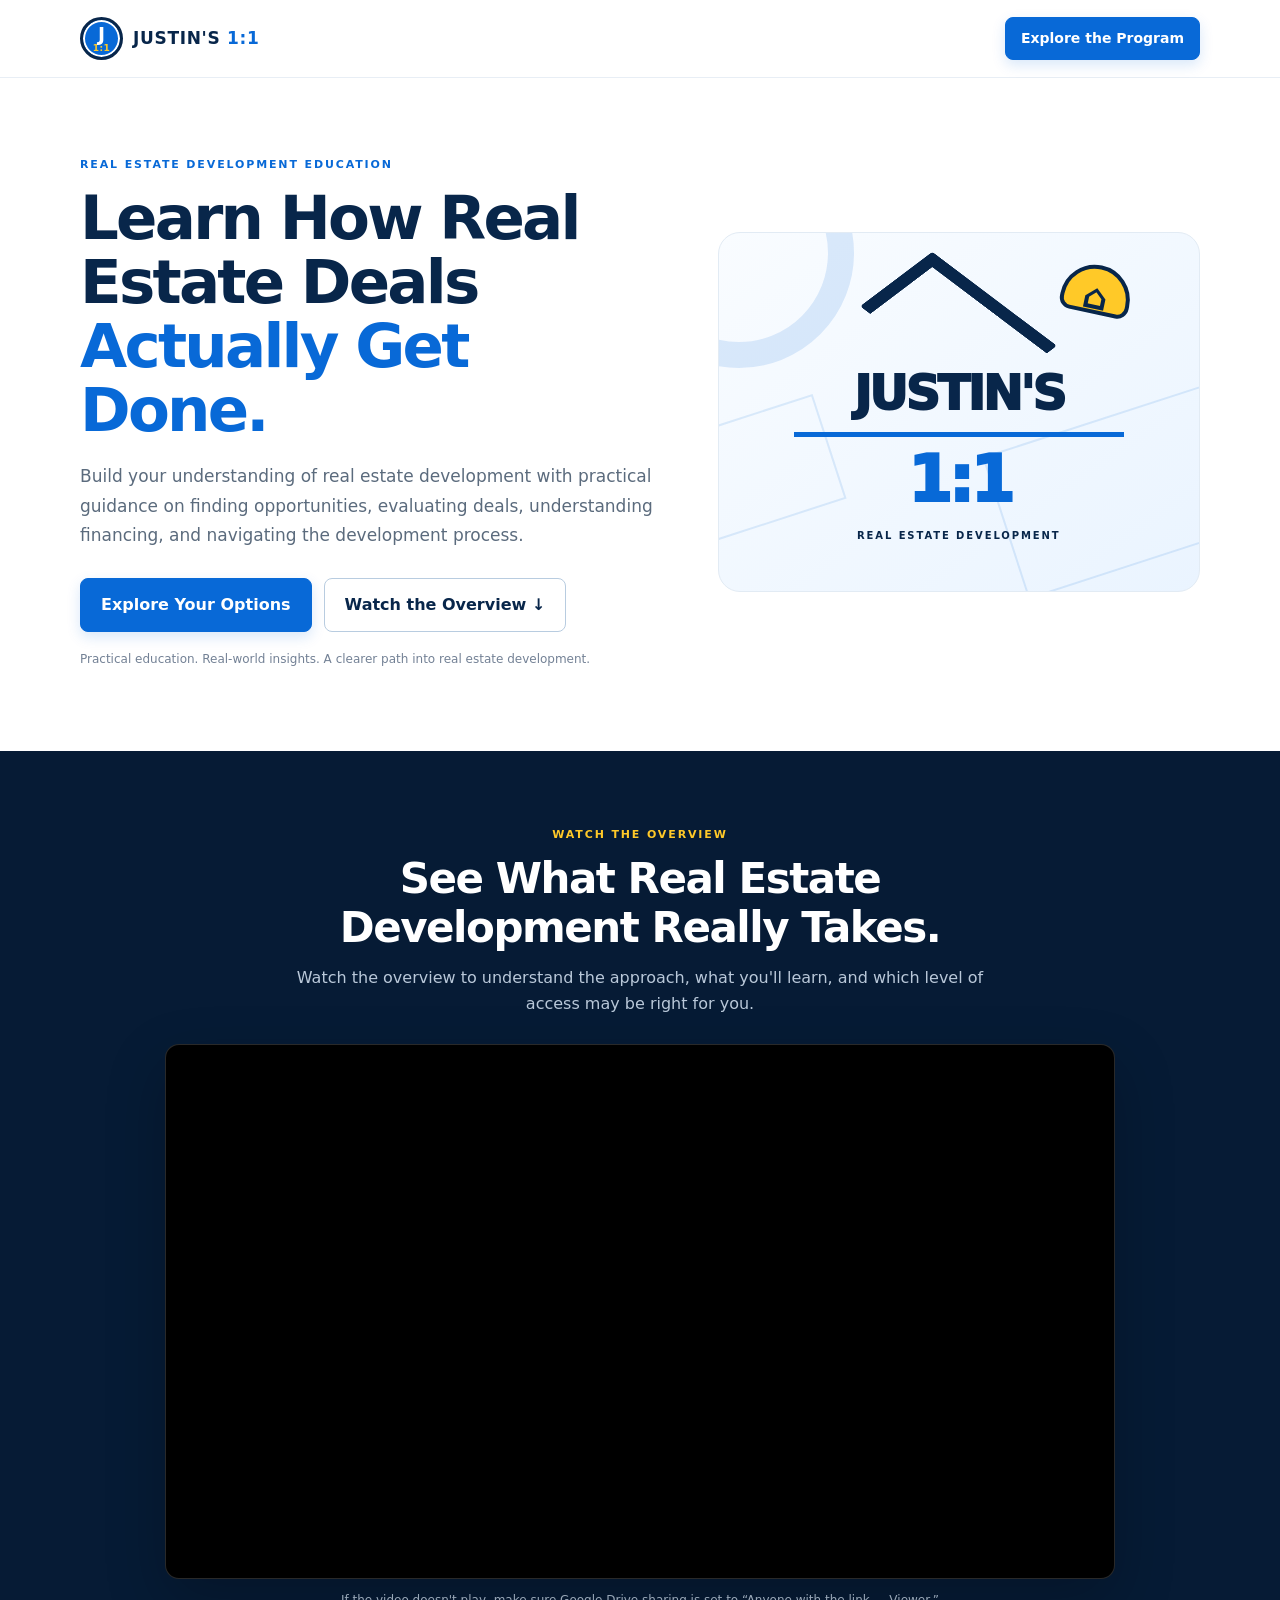
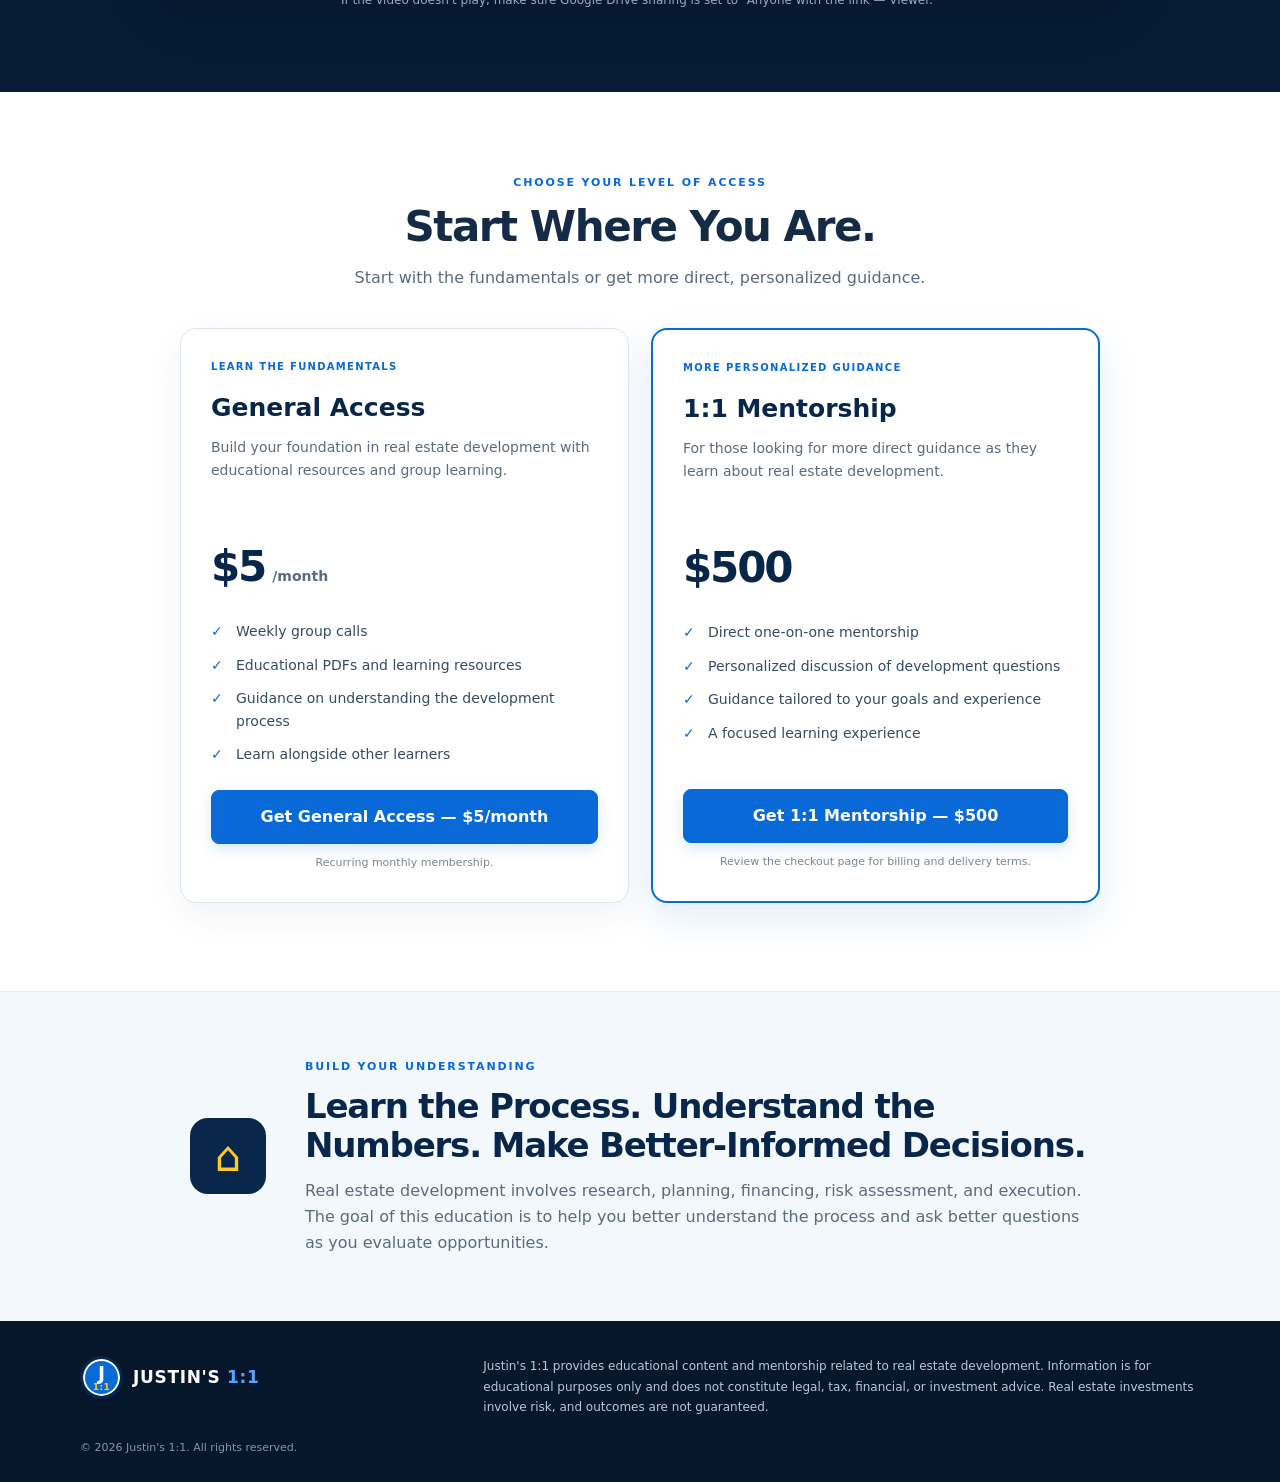
<file: justins-1on1-branded-landing-page/index.html>
<!doctype html>
<html lang="en">
<head>
<meta charset="utf-8"><meta name="viewport" content="width=device-width, initial-scale=1">
<meta name="description" content="Practical real estate development education and mentorship with Justin's 1:1.">
<title>Justin's 1:1 | Real Estate Development Mentorship</title><link rel="stylesheet" href="styles.css">
</head>
<body>
<header class="site-header"><a class="brand" href="#top" aria-label="Justin's 1:1 home"><span class="brand-mark">J<span>1:1</span></span><span class="brand-name">JUSTIN'S <b>1:1</b></span></a><a class="button button-small" href="#offers">Explore the Program</a></header>
<main id="top">
<section class="hero section-wrap"><div class="hero-copy"><p class="eyebrow">REAL ESTATE DEVELOPMENT EDUCATION</p><h1>Learn How Real Estate Deals <span>Actually Get Done.</span></h1><p class="hero-sub">Build your understanding of real estate development with practical guidance on finding opportunities, evaluating deals, understanding financing, and navigating the development process.</p><div class="hero-actions"><a class="button" href="#offers">Explore Your Options</a><a class="button button-outline" href="#vsl">Watch the Overview ↓</a></div><p class="microcopy">Practical education. Real-world insights. A clearer path into real estate development.</p></div>
<div class="hero-art" aria-label="Justin's 1:1 real estate development branding"><div class="art-corner"></div><div class="blueprint blueprint-one"></div><div class="blueprint blueprint-two"></div><div class="art-center"><div class="roof"></div><div class="hardhat">⌂</div><div class="art-title">JUSTIN'S</div><div class="art-rule"></div><div class="art-number">1:1</div><p>REAL ESTATE DEVELOPMENT</p></div></div></section>
<section class="video-section" id="vsl"><div class="section-wrap video-inner"><div class="section-heading"><p class="eyebrow">WATCH THE OVERVIEW</p><h2>See What Real Estate Development Really Takes.</h2><p>Watch the overview to understand the approach, what you'll learn, and which level of access may be right for you.</p></div><div class="video-frame"><iframe src="https://drive.google.com/file/d/1GxTo_ayerjVcAM13QinirHrWGMAOuEdE/preview" title="Justin's 1:1 Video Sales Letter" allow="autoplay; fullscreen" allowfullscreen loading="lazy"></iframe></div><p class="video-note">If the video doesn't play, make sure Google Drive sharing is set to “Anyone with the link — Viewer.”</p></div></section>
<section class="offers section-wrap" id="offers"><div class="section-heading centered"><p class="eyebrow">CHOOSE YOUR LEVEL OF ACCESS</p><h2>Start Where You Are.</h2><p>Start with the fundamentals or get more direct, personalized guidance.</p></div><div class="offer-grid">
<article class="offer-card"><div class="offer-label">LEARN THE FUNDAMENTALS</div><h3>General Access</h3><p class="offer-description">Build your foundation in real estate development with educational resources and group learning.</p><div class="price">$5<span>/month</span></div><ul><li>Weekly group calls</li><li>Educational PDFs and learning resources</li><li>Guidance on understanding the development process</li><li>Learn alongside other learners</li></ul><a class="button button-full" href="https://commas.com/checkout/vy3prhzNroZRsa8r" target="_blank" rel="noopener noreferrer">Get General Access — $5/month</a><p class="fine-print">Recurring monthly membership.</p></article>
<article class="offer-card offer-featured"><div class="offer-label">MORE PERSONALIZED GUIDANCE</div><h3>1:1 Mentorship</h3><p class="offer-description">For those looking for more direct guidance as they learn about real estate development.</p><div class="price">$500</div><ul><li>Direct one-on-one mentorship</li><li>Personalized discussion of development questions</li><li>Guidance tailored to your goals and experience</li><li>A focused learning experience</li></ul><a class="button button-full" href="https://commas.com/checkout/rr3lw2tSk3n6eraI5" target="_blank" rel="noopener noreferrer">Get 1:1 Mentorship — $500</a><p class="fine-print">Review the checkout page for billing and delivery terms.</p></article>
</div></section>
<section class="trust-section"><div class="section-wrap trust-inner"><div class="trust-symbol">⌂</div><div><p class="eyebrow">BUILD YOUR UNDERSTANDING</p><h2>Learn the Process. Understand the Numbers. Make Better-Informed Decisions.</h2><p>Real estate development involves research, planning, financing, risk assessment, and execution. The goal of this education is to help you better understand the process and ask better questions as you evaluate opportunities.</p></div></div></section>
</main>
<footer class="site-footer"><div class="section-wrap footer-inner"><a class="brand footer-brand" href="#top"><span class="brand-mark">J<span>1:1</span></span><span class="brand-name">JUSTIN'S <b>1:1</b></span></a><p>Justin's 1:1 provides educational content and mentorship related to real estate development. Information is for educational purposes only and does not constitute legal, tax, financial, or investment advice. Real estate investments involve risk, and outcomes are not guaranteed.</p><small>© <span id="year"></span> Justin's 1:1. All rights reserved.</small></div></footer>
<script src="script.js"></script></body></html>
</file>
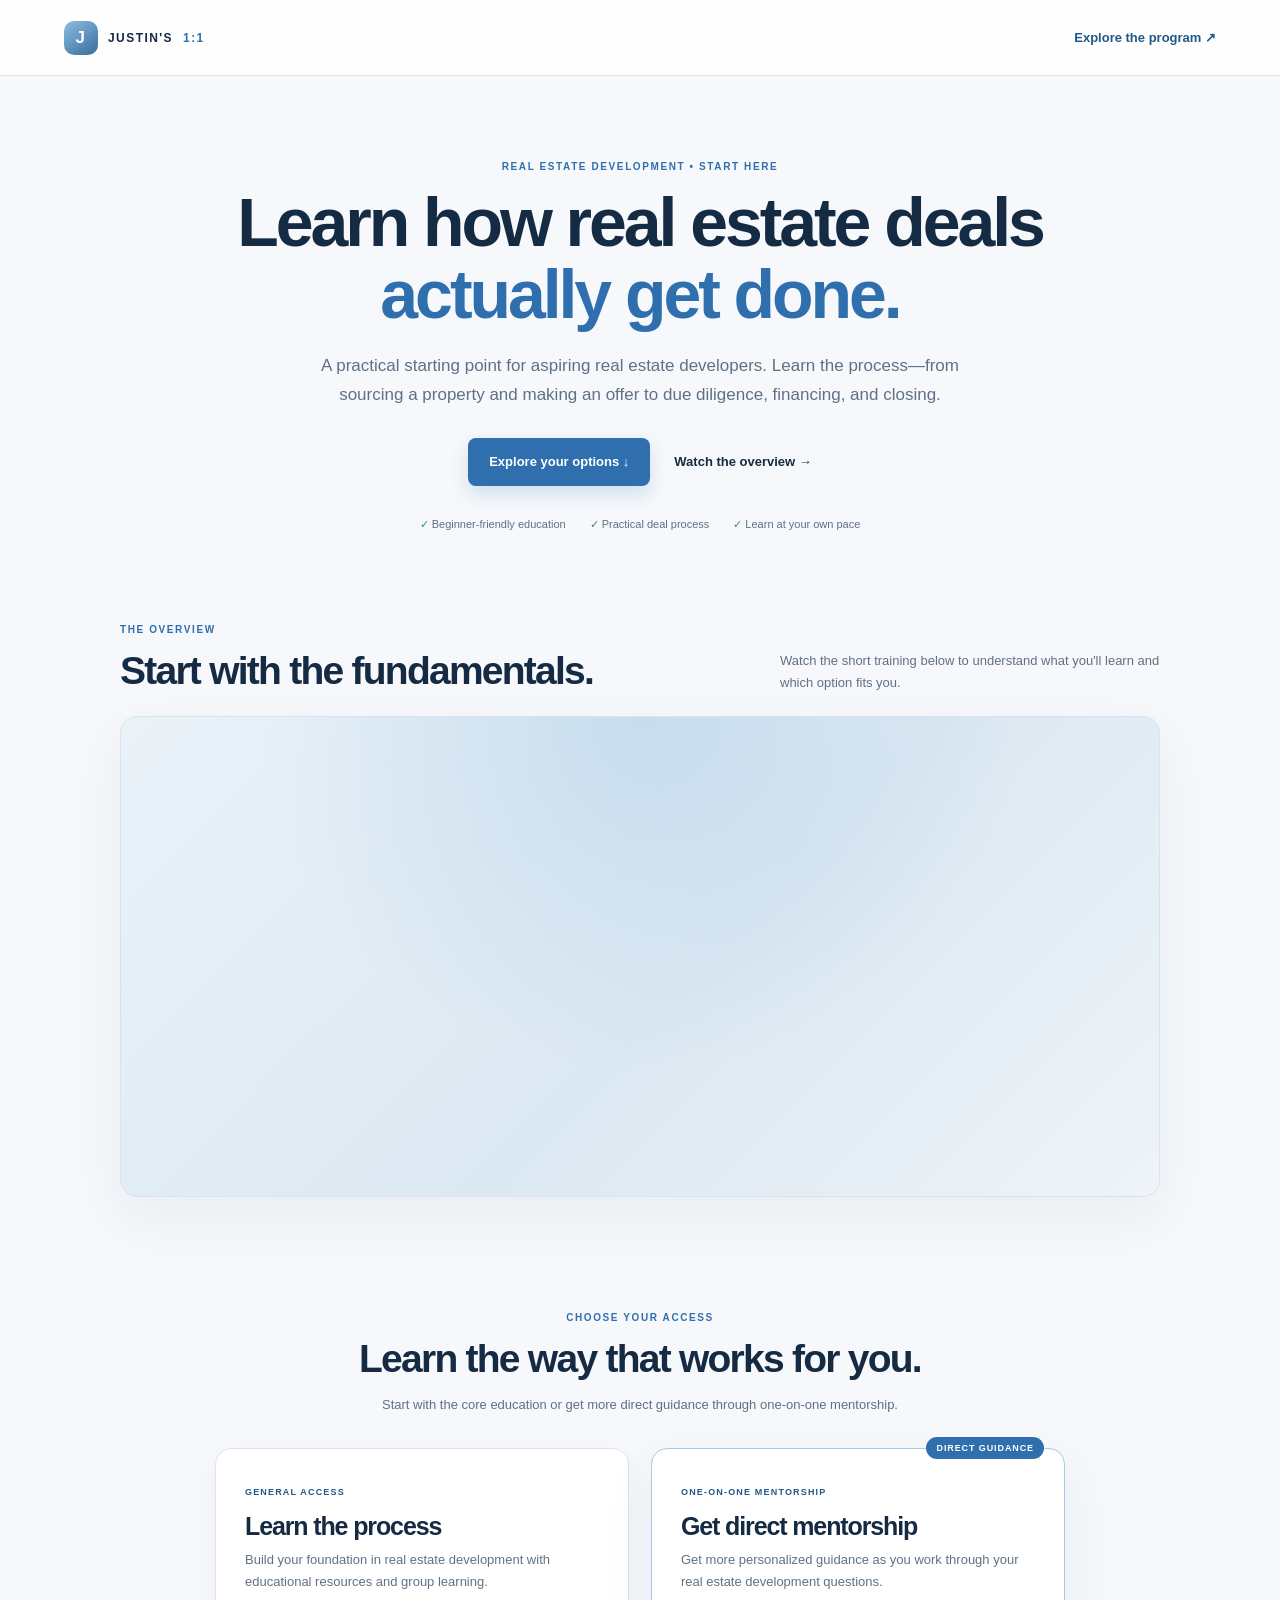
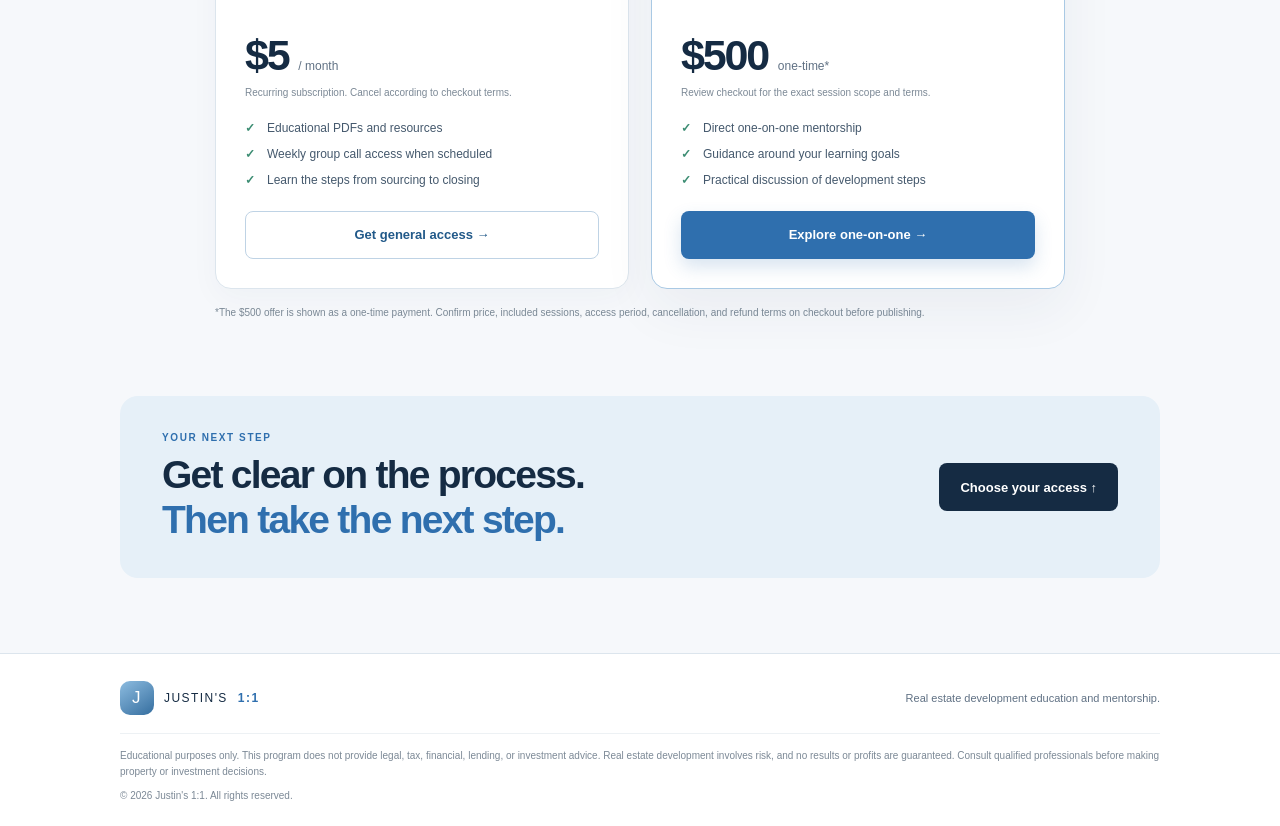
<file: real-estate-mentorship-landing-page/index.html>
<!doctype html><html lang="en"><head><meta charset="utf-8"><meta name="viewport" content="width=device-width, initial-scale=1"><meta name="description" content="Beginner-friendly real estate development education and mentorship."><title>Real Estate Development Mentorship</title><link rel="stylesheet" href="styles.css"></head><body>
<header><a class="brand" href="#"><span class="mark">J</span> JUSTIN'S <b>1:1</b></a><a href="#program">Explore the program ↗</a></header>
<main>
<section class="hero wrap"><p class="eyebrow">REAL ESTATE DEVELOPMENT • START HERE</p><h1>Learn how real estate deals <span>actually get done.</span></h1><p class="lead">A practical starting point for aspiring real estate developers. Learn the process—from sourcing a property and making an offer to due diligence, financing, and closing.</p><div class="actions"><a class="btn primary" href="#program">Explore your options ↓</a><a class="textlink" href="#training">Watch the overview →</a></div><div class="checks"><span>✓ Beginner-friendly education</span><span>✓ Practical deal process</span><span>✓ Learn at your own pace</span></div></section>
<section class="wrap video" id="training"><div class="section-head"><div><p class="eyebrow">THE OVERVIEW</p><h2>Start with the fundamentals.</h2></div><p class="muted">Watch the short training below to understand what you'll learn and which option fits you.</p></div><div class="video-frame" style="padding:0;overflow:hidden;"><iframe src="https://drive.google.com/file/d/1GxTo_ayerjVcAM13QinirHrWGMAOuEdE/preview" title="Real Estate Development Overview" allow="autoplay; fullscreen" allowfullscreen loading="lazy" style="display:block;width:100%;height:100%;min-height:100%;aspect-ratio:16/9;border:0;"></iframe></div></section>
<section class="wrap program" id="program"><div class="center"><p class="eyebrow">CHOOSE YOUR ACCESS</p><h2>Learn the way that works for you.</h2><p class="muted">Start with the core education or get more direct guidance through one-on-one mentorship.</p></div><div class="cards">
<article class="card"><p class="label">GENERAL ACCESS</p><h3>Learn the process</h3><p class="muted">Build your foundation in real estate development with educational resources and group learning.</p><div class="price">$5 <small>/ month</small></div><p class="fine">Recurring subscription. Cancel according to checkout terms.</p><ul><li>Educational PDFs and resources</li><li>Weekly group call access when scheduled</li><li>Learn the steps from sourcing to closing</li></ul><a class="btn secondary checkout-link" data-plan="general" href="#checkout">Get general access →</a></article>
<article class="card featured"><div class="pill">DIRECT GUIDANCE</div><p class="label">ONE-ON-ONE MENTORSHIP</p><h3>Get direct mentorship</h3><p class="muted">Get more personalized guidance as you work through your real estate development questions.</p><div class="price">$500 <small>one-time*</small></div><p class="fine">Review checkout for the exact session scope and terms.</p><ul><li>Direct one-on-one mentorship</li><li>Guidance around your learning goals</li><li>Practical discussion of development steps</li></ul><a class="btn primary checkout-link" data-plan="oneonone" href="#checkout">Explore one-on-one →</a></article></div><p class="footnote">*The $500 offer is shown as a one-time payment. Confirm price, included sessions, access period, cancellation, and refund terms on checkout before publishing.</p></section>
<section class="wrap closing"><div><p class="eyebrow">YOUR NEXT STEP</p><h2>Get clear on the process.<br><span>Then take the next step.</span></h2></div><a class="btn light" href="#program">Choose your access ↑</a></section>
</main><footer><div class="footer-top"><a class="brand" href="#"><span class="mark">J</span> JUSTIN'S <b>1:1</b></a><p>Real estate development education and mentorship.</p></div><p class="disclaimer">Educational purposes only. This program does not provide legal, tax, financial, lending, or investment advice. Real estate development involves risk, and no results or profits are guaranteed. Consult qualified professionals before making property or investment decisions.</p><p class="fine">© <span id="year"></span> Justin's 1:1. All rights reserved.</p></footer><script src="script.js"></script></body></html>
</file>
<file: justins-1on1-branded-landing-page/styles.css>
:root{--navy:#08264a;--navy-deep:#061b35;--blue:#0869d7;--yellow:#ffc928;--ink:#152b45;--muted:#5b6b7d;--line:#dce6f0;--pale:#f3f8fc}
*{box-sizing:border-box}html{scroll-behavior:smooth;scroll-padding-top:84px}body{margin:0;color:var(--ink);font-family:Inter,ui-sans-serif,system-ui,-apple-system,BlinkMacSystemFont,"Segoe UI",sans-serif;line-height:1.6;background:white}a{color:inherit}.section-wrap{width:min(1120px,calc(100% - 40px));margin:0 auto}
.site-header{min-height:78px;padding:14px max(20px,calc((100% - 1120px)/2));display:flex;align-items:center;justify-content:space-between;gap:20px;border-bottom:1px solid #e8eef5;background:#fff}
.brand{display:inline-flex;align-items:center;gap:10px;text-decoration:none;color:var(--navy)}.brand-mark{width:43px;height:43px;border-radius:50%;display:inline-flex;align-items:center;justify-content:center;flex-direction:column;font-size:19px;font-weight:900;line-height:1;color:white;background:var(--blue);border:3px solid var(--navy);box-shadow:inset 0 0 0 2px white}.brand-mark span{font-size:9px;color:var(--yellow);letter-spacing:.5px}.brand-name{font-size:17px;font-weight:900;letter-spacing:.04em}.brand-name b{color:var(--blue)}
.button{min-height:48px;display:inline-flex;justify-content:center;align-items:center;padding:13px 20px;border-radius:8px;border:1px solid var(--blue);background:var(--blue);color:white;font-weight:750;text-decoration:none;text-align:center;box-shadow:0 5px 14px #0869d728;transition:transform .18s,background .18s}.button:hover{background:var(--navy);transform:translateY(-1px)}.button-small{min-height:40px;padding:9px 15px;font-size:14px}.button-outline{background:white;color:var(--navy);border-color:#b8cce0;box-shadow:none}.button-outline:hover{color:white}
.hero{display:grid;grid-template-columns:1.1fr .9fr;gap:48px;align-items:center;padding-top:78px;padding-bottom:82px}.eyebrow{margin:0 0 12px;color:var(--blue);font-size:11px;font-weight:850;letter-spacing:.17em}h1,h2,h3,p{margin-top:0}h1{margin-bottom:20px;color:var(--navy);font-size:clamp(38px,5vw,61px);line-height:1.05;letter-spacing:-.045em}h1 span{color:var(--blue)}.hero-sub{max-width:600px;color:var(--muted);font-size:17px;line-height:1.75}.hero-actions{display:flex;flex-wrap:wrap;gap:12px;margin-top:27px}.microcopy{margin:18px 0 0;color:#738195;font-size:12px}
.hero-art{position:relative;min-height:360px;display:grid;place-items:center;overflow:hidden;border:1px solid #e2ebf4;border-radius:22px;background:linear-gradient(145deg,#f9fcff,#eaf4ff)}.art-corner{position:absolute;top:-95px;left:-95px;width:230px;height:230px;border-radius:50%;border:26px solid var(--blue);opacity:.13}.blueprint{position:absolute;border:2px solid #0869d71f;transform:rotate(-18deg)}.blueprint-one{width:260px;height:150px;right:-60px;bottom:28px}.blueprint-two{width:180px;height:110px;left:-65px;bottom:62px}.art-center{position:relative;width:90%;padding:34px 10px;text-align:center}.roof{width:155px;height:90px;margin:0 auto -4px;border-top:13px solid var(--navy);border-left:13px solid var(--navy);transform:rotate(45deg) skew(-8deg,-8deg);border-radius:4px}.hardhat{position:absolute;top:18px;right:10%;width:70px;height:49px;display:grid;place-items:center;color:var(--navy);background:var(--yellow);border:4px solid var(--navy);border-radius:40px 40px 13px 13px;font-size:35px;font-weight:900;transform:rotate(12deg)}.art-title{color:var(--navy);font-size:clamp(34px,4vw,48px);font-weight:950;letter-spacing:-.055em;line-height:1.1}.art-rule{width:80%;height:5px;margin:12px auto 8px;background:var(--blue)}.art-number{color:var(--blue);font-size:64px;font-weight:950;letter-spacing:-.06em;line-height:1.1}.art-center p{margin:12px 0 0;color:var(--navy);font-size:10px;font-weight:850;letter-spacing:.19em}
.video-section{padding:75px 0 82px;background:var(--navy-deep);color:white}.video-inner{max-width:950px}.section-heading{max-width:700px;margin:0 auto 28px;text-align:center}.section-heading .eyebrow{color:var(--yellow)}.section-heading h2,.trust-inner h2{margin-bottom:13px;font-size:clamp(28px,4vw,42px);line-height:1.15;letter-spacing:-.035em}.section-heading p:last-child{margin-bottom:0;color:#b9c8d9}.video-frame{position:relative;width:100%;aspect-ratio:16/9;overflow:hidden;border:1px solid #ffffff29;border-radius:14px;background:#000;box-shadow:0 22px 60px #00000038}.video-frame iframe{position:absolute;inset:0;width:100%;height:100%;border:0}.video-note{margin:12px 0 0;text-align:center;color:#aebed0;font-size:12px}
.offers{padding-top:82px;padding-bottom:88px}.centered{margin-bottom:38px}.centered .eyebrow{color:var(--blue)}.centered p:last-child{color:var(--muted)}.offer-grid{display:grid;grid-template-columns:repeat(2,minmax(0,1fr));gap:22px;max-width:920px;margin:0 auto;align-items:stretch}.offer-card{display:flex;flex-direction:column;padding:30px;border:1px solid var(--line);border-radius:16px;background:white;box-shadow:0 12px 35px #0d2f510f}.offer-featured{border:2px solid var(--blue);box-shadow:0 15px 38px #0869d71f}.offer-label{margin-bottom:13px;color:var(--blue);font-size:10px;font-weight:850;letter-spacing:.13em}.offer-card h3{margin-bottom:8px;color:var(--navy);font-size:25px}.offer-description{min-height:76px;color:var(--muted);font-size:14px}.price{display:flex;align-items:baseline;gap:7px;margin:7px 0 20px;color:var(--navy);font-size:42px;font-weight:900;letter-spacing:-.05em}.price span{color:var(--muted);font-size:14px;font-weight:650;letter-spacing:0}.offer-card ul{display:grid;gap:11px;margin:0 0 25px;padding:0;list-style:none;color:#344b63;font-size:14px}.offer-card li{position:relative;padding-left:25px}.offer-card li:before{content:"✓";position:absolute;left:0;top:0;color:var(--blue);font-weight:900}.button-full{width:100%;margin-top:auto}.fine-print{margin:10px 0 0;color:#778597;font-size:11px;text-align:center}
.trust-section{padding:66px 0;background:var(--pale);border-top:1px solid #e5eef7}.trust-inner{display:grid;grid-template-columns:90px 1fr;gap:25px;align-items:center;max-width:900px}.trust-symbol{width:76px;height:76px;display:grid;place-items:center;border-radius:18px;background:var(--navy);color:var(--yellow);font-size:42px}.trust-inner h2{color:var(--navy);font-size:clamp(25px,3vw,34px)}.trust-inner p:last-child{margin-bottom:0;color:var(--muted)}
.site-footer{padding:35px 0 25px;background:#06172b;color:#b9c8d9}.footer-inner{display:grid;grid-template-columns:1fr 2fr;gap:22px 45px;align-items:start}.footer-brand{color:white}.footer-brand .brand-name b{color:#56a4ff}.footer-inner p{margin:0;font-size:12px;line-height:1.7}.footer-inner small{grid-column:1/-1;color:#8397ad;font-size:11px}
@media(max-width:760px){.site-header{min-height:68px}.brand-name{font-size:14px}.brand-mark{width:38px;height:38px}.hero{grid-template-columns:1fr;gap:35px;padding-top:54px;padding-bottom:55px}.hero-art{min-height:300px}.hardhat{right:8%;transform:scale(.82) rotate(12deg)}.video-section{padding:58px 0}.offers{padding-top:60px;padding-bottom:62px}.offer-grid{grid-template-columns:1fr;max-width:500px}.offer-description{min-height:0}.trust-inner{grid-template-columns:1fr;gap:18px}.trust-symbol{width:60px;height:60px;font-size:32px}.footer-inner{grid-template-columns:1fr;gap:18px}.footer-inner small{grid-column:auto}}
@media(max-width:420px){.section-wrap{width:min(100% - 28px,1120px)}.site-header{padding-left:14px;padding-right:14px}.site-header .button-small{padding:8px 10px;font-size:12px}.hero-actions{flex-direction:column;align-items:stretch}.hero-art{min-height:260px}.roof{width:115px;height:70px}.art-title{font-size:34px}.art-number{font-size:53px}.offer-card{padding:23px}}
</file>
<file: real-estate-mentorship-landing-page/styles.css>
*{box-sizing:border-box}html{scroll-behavior:smooth}body{margin:0;background:#f6f8fb;color:#152b43;font-family:Inter,"DM Sans",Arial,sans-serif;-webkit-font-smoothing:antialiased}a{color:inherit;text-decoration:none}header{height:76px;padding:0 max(5vw,22px);display:flex;align-items:center;justify-content:space-between;background:#ffffffd9;border-bottom:1px solid #dce5ed;font-size:13px;font-weight:700;color:#215989}.brand{display:flex;align-items:center;gap:10px;font-size:12px;letter-spacing:.12em;color:#152b43}.brand b{color:#2f6fae}.mark{display:grid;place-items:center;width:34px;height:34px;border-radius:10px;background:linear-gradient(145deg,#8dbce0,#356e9f);color:white;font-size:17px}.wrap{width:min(1040px,calc(100% - 40px));margin:auto}.hero{text-align:center;padding:85px 0 65px}.eyebrow{font-size:10px;letter-spacing:.16em;font-weight:800;color:#2f6fae;margin:0 0 14px}h1,h2,h3{font-family:Inter,"DM Sans",Arial,sans-serif;letter-spacing:-.045em}h1{max-width:850px;margin:0 auto;font-size:clamp(42px,6vw,68px);line-height:1.06;font-weight:800}h1 span,.closing h2 span{color:#2f6fae}.lead{max-width:690px;margin:22px auto 0;color:#607184;font-size:17px;line-height:1.7}.actions{display:flex;align-items:center;justify-content:center;gap:24px;margin-top:28px}.btn{display:inline-flex;justify-content:center;align-items:center;gap:12px;min-height:48px;padding:0 21px;border-radius:8px;font-size:13px;font-weight:700;transition:.18s}.btn:hover{transform:translateY(-2px)}.primary{background:#2f6fae;color:#fff;box-shadow:0 8px 18px #2f6fae30}.primary:hover{background:#215989}.secondary{background:white;border:1px solid #bfd3e5;color:#215989}.textlink{font-size:13px;font-weight:700}.checks{display:flex;flex-wrap:wrap;justify-content:center;gap:12px 24px;margin-top:32px;color:#607184;font-size:11px}.checks span::first-letter{color:#3b8c72}.video{padding:28px 0 75px}.section-head{display:flex;align-items:end;justify-content:space-between;gap:24px;margin-bottom:22px}h2{font-size:clamp(28px,3.5vw,39px);line-height:1.15;margin:0}.muted{color:#607184;font-size:13px;line-height:1.7}.section-head .muted{max-width:380px;margin:0}.video-frame{aspect-ratio:16/7.4;min-height:240px;display:grid;place-items:center;border:1px solid #d8e4ed;border-radius:17px;background:radial-gradient(ellipse at 50% 0%,#82b4dc45,transparent 52%),linear-gradient(135deg,#eaf2f8,#dce8f2 55%,#eef4f8);box-shadow:0 20px 55px #1c39540f;text-align:center}.play{width:58px;height:58px;display:grid;place-items:center;margin:0 auto 15px;padding-left:4px;border-radius:50%;background:#2f6fae;color:white;box-shadow:0 8px 22px #2f6fae38}.video-content strong{font-size:11px;letter-spacing:.13em}.video-content p{font-size:12px;color:#607184}.program{padding:40px 0 75px}.center{text-align:center;margin-bottom:32px}.center .muted{max-width:560px;margin:12px auto 0}.cards{display:grid;grid-template-columns:repeat(2,minmax(0,1fr));gap:22px;max-width:850px;margin:auto}.card{position:relative;padding:29px;border:1px solid #dce5ed;border-radius:16px;background:#fff;box-shadow:0 10px 30px #1c395409}.featured{border:1.5px solid #a9c9e4;box-shadow:0 20px 55px #1c39540f}.pill{position:absolute;right:20px;top:-12px;border-radius:20px;background:#2f6fae;color:white;padding:6px 10px;font-size:9px;letter-spacing:.1em;font-weight:800}.label{font-size:9px;letter-spacing:.13em;font-weight:800;color:#215989}h3{font-size:25px;margin:15px 0 8px}.card .muted{min-height:65px;margin:0}.price{font-size:43px;line-height:1;font-weight:800;letter-spacing:-.05em;margin-top:20px}.price small{font-size:12px;color:#607184;font-weight:500;letter-spacing:0}.fine{font-size:10px;color:#7b8996;line-height:1.6}.card ul{padding:0;margin:20px 0 24px;list-style:none;display:grid;gap:12px}.card li{font-size:12px;color:#45596d;padding-left:22px;position:relative}.card li:before{content:"✓";position:absolute;left:0;color:#3b8c72;font-weight:800}.card .btn{width:100%}.footnote{max-width:850px;margin:16px auto 0;color:#7b8996;font-size:10px;line-height:1.6}.closing{display:flex;align-items:center;justify-content:space-between;gap:28px;padding:36px 42px;margin-bottom:75px;border-radius:18px;background:#e6f0f8}.closing .eyebrow{margin-bottom:10px}.light{background:#152b43;color:white;flex-shrink:0}.light:hover{background:#234768}footer{padding:27px max(5vw,22px) 22px;border-top:1px solid #dce5ed;background:white}.footer-top{max-width:1040px;margin:auto;display:flex;align-items:center;justify-content:space-between;gap:20px}.footer-top p{font-size:11px;color:#607184}.disclaimer,.fine{max-width:1040px;margin:18px auto 0;padding-top:14px;border-top:1px solid #edf1f4;font-size:10px;line-height:1.6;color:#7c8996}.fine{margin-top:8px;padding:0;border:0}@media(max-width:700px){header{height:66px;padding:0 18px}.wrap{width:calc(100% - 34px)}.hero{padding:65px 0 52px}h1{font-size:clamp(39px,10.5vw,56px)}.lead{font-size:15px}.actions{flex-direction:column;gap:16px}.checks{flex-direction:column;align-items:center;gap:9px}.section-head{display:block}.section-head .muted{margin-top:12px}.video{padding-bottom:52px}.video-frame{aspect-ratio:4/3;min-height:220px}.cards{grid-template-columns:1fr;gap:23px}.card .muted{min-height:0}.program{padding-bottom:52px}.closing{flex-direction:column;align-items:flex-start;padding:28px 24px;margin-bottom:52px}.footer-top{align-items:flex-start;flex-direction:column;gap:4px}}
</file>
